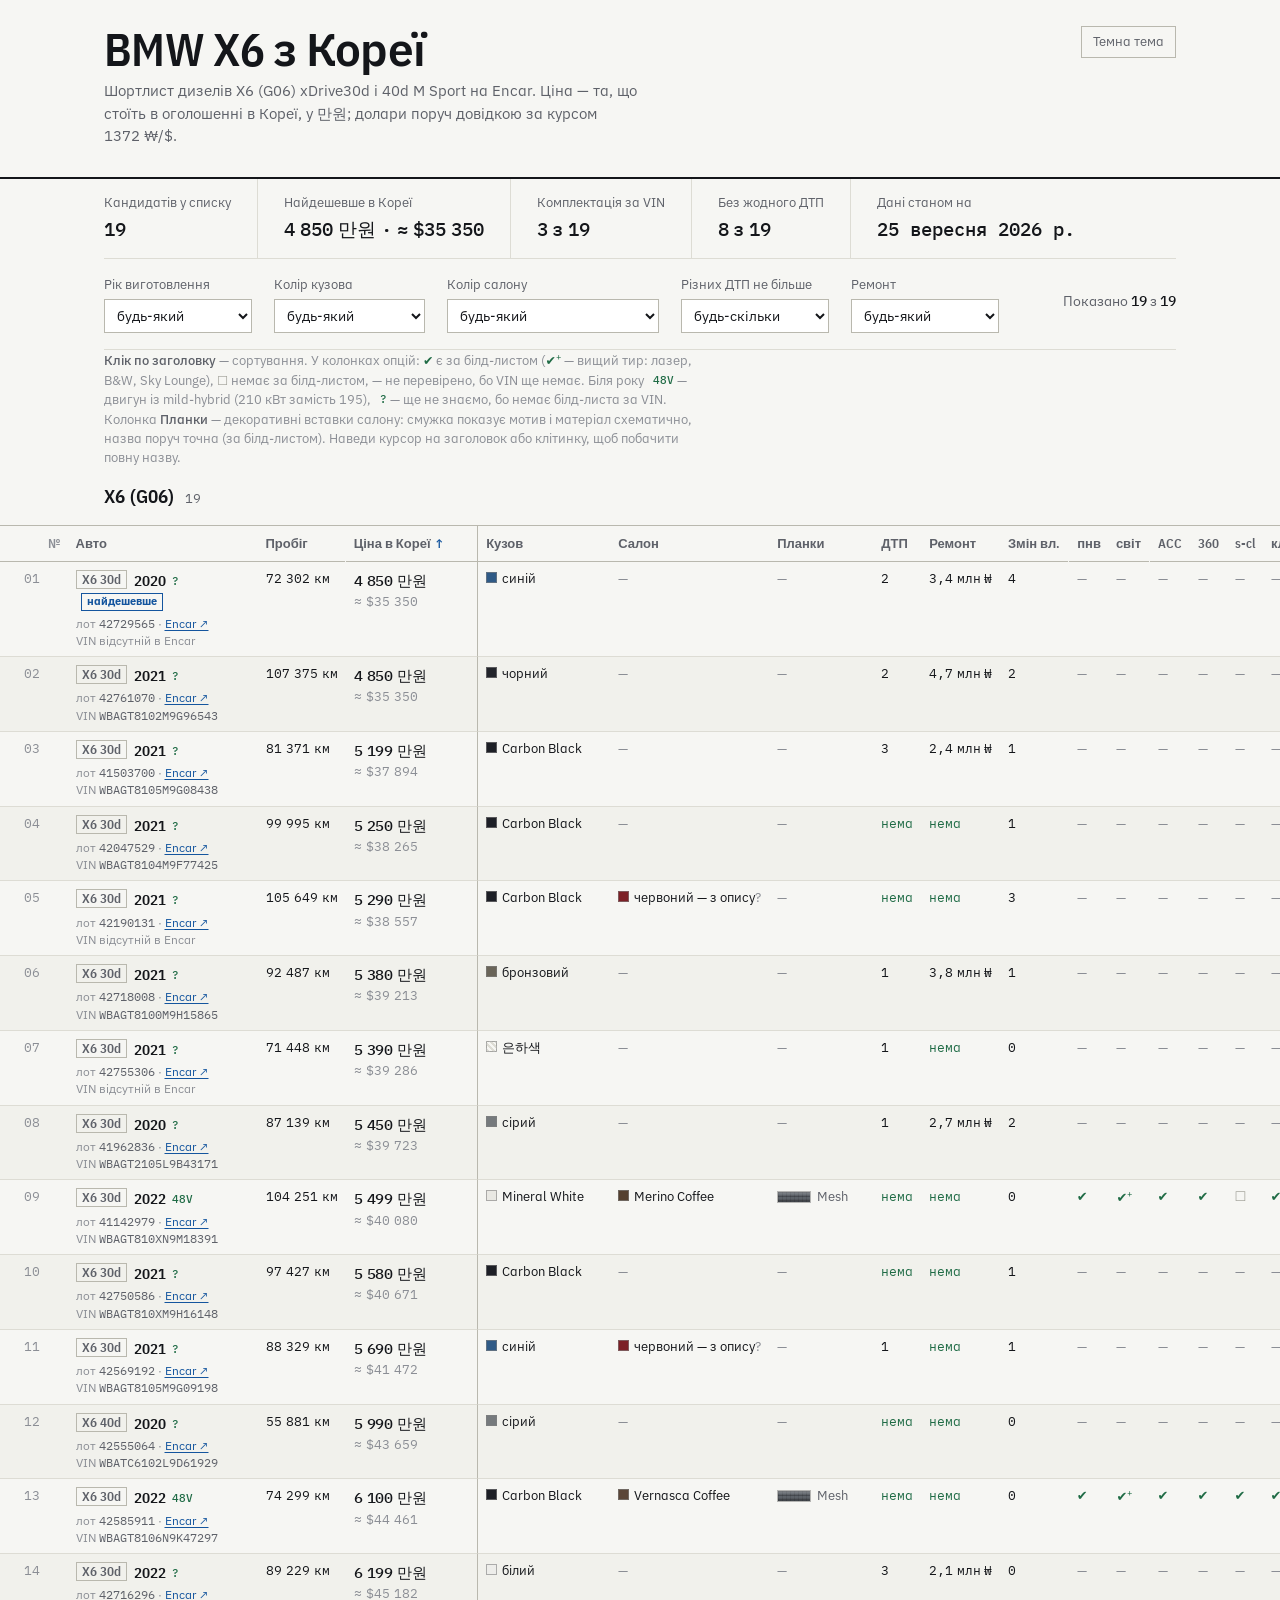
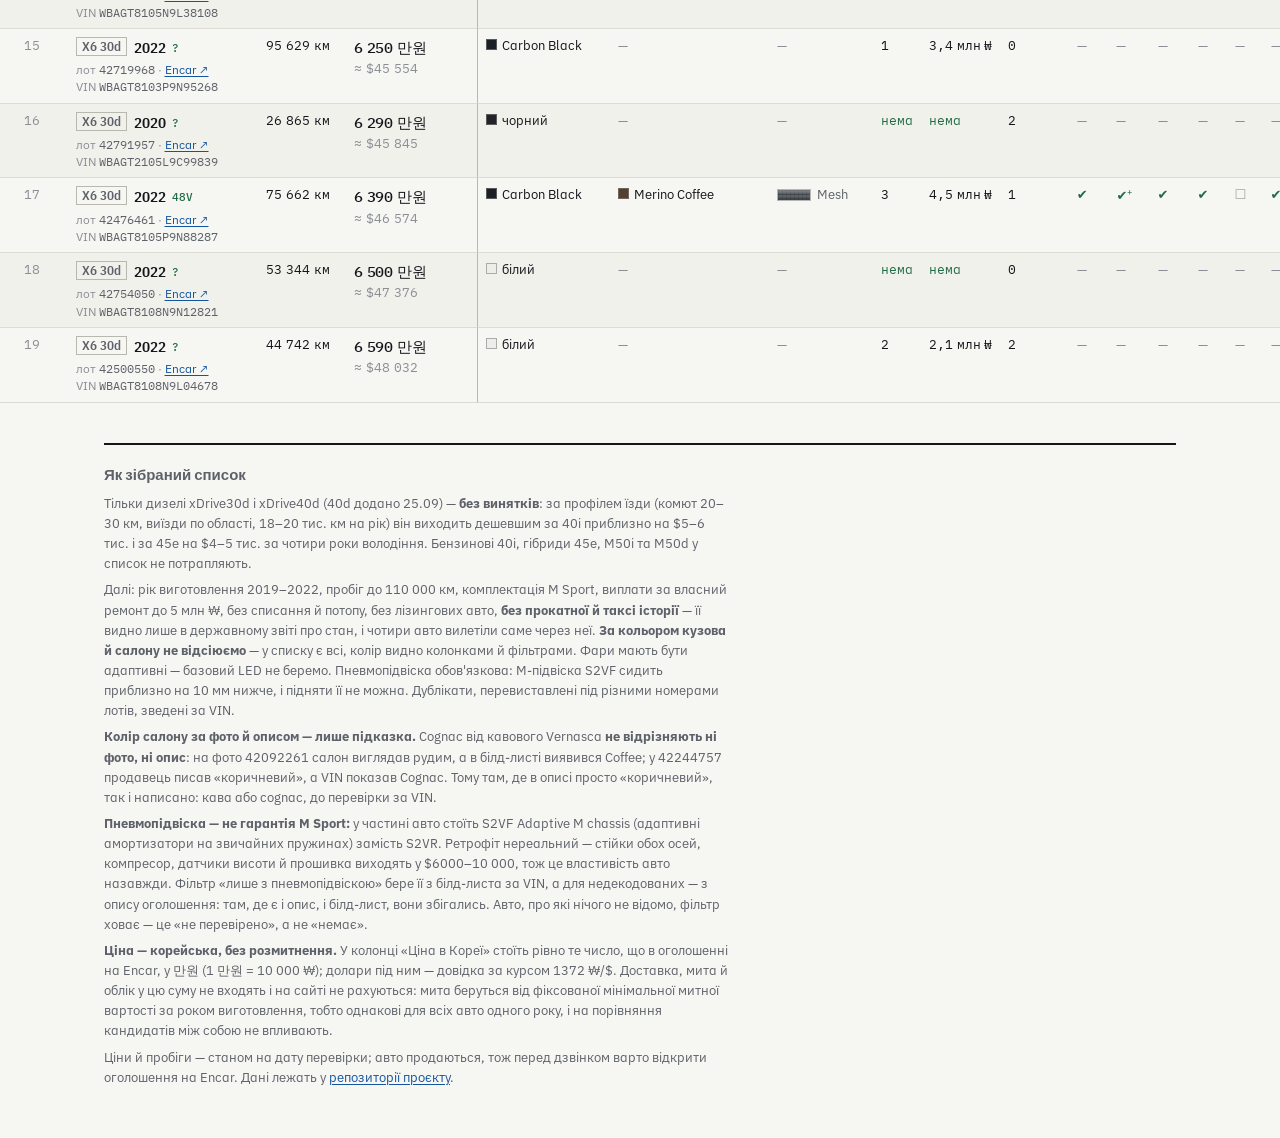
<file: index.html>
<!doctype html>
<html lang="uk" data-theme="light">
<head>
<meta charset="utf-8">
<meta name="viewport" content="width=device-width, initial-scale=1">
<title>BMW X6 з Кореї — шортлист</title>
<meta name="description" content="Шортлист вживаних BMW X6 (G06) xDrive30d і 40d на Encar: ціна в Кореї, історія ДТП, повна комплектація за VIN.">
<meta property="og:title" content="BMW X6 з Кореї — шортлист">
<meta property="og:description" content="Дизелі xDrive30d і 40d 2019–2022 з Encar: ціна в Кореї, історія ДТП і комплектація за VIN.">
<meta property="og:type" content="website">
<script>
  // до першого малювання, щоб не блимало
  try {
    var t = localStorage.getItem('bmwk-theme');
    if (!t) t = matchMedia('(prefers-color-scheme: dark)').matches ? 'dark' : 'light';
    document.documentElement.dataset.theme = t;
  } catch (e) {}
</script>
<link rel="preconnect" href="https://fonts.googleapis.com">
<link rel="preconnect" href="https://fonts.gstatic.com" crossorigin>
<link href="https://fonts.googleapis.com/css2?family=IBM+Plex+Mono:wght@400;500&family=IBM+Plex+Sans+Condensed:wght@600&family=IBM+Plex+Sans:wght@400;500&display=swap" rel="stylesheet">
<link rel="icon" href="assets/favicon.svg" type="image/svg+xml">
<link rel="stylesheet" href="assets/css/site.css">
</head>
<body>
<a class="skip" href="#list">До списку</a>

<header class="masthead">
  <div class="wrap">
    <div class="masthead-top">
      <div>
        <h1 class="wordmark">BMW&nbsp;X6 з&nbsp;Кореї</h1>
        <p class="wordmark-sub">Шортлист дизелів X6&nbsp;(G06) xDrive30d і 40d M&nbsp;Sport на Encar. Ціна — та, що стоїть в оголошенні в Кореї, у&nbsp;만원; долари поруч довідкою за курсом 1372&nbsp;₩/$.</p>
      </div>
      <button class="theme-toggle" type="button">Темна тема</button>
    </div>
  </div>
</header>

<div class="wrap">
  <dl class="figures" id="figures"></dl>

  <form class="controls" id="controls" aria-label="Фільтри та сортування">
    <label class="field">
      <span>Рік виготовлення</span>
      <select name="year">
        <option value="">будь-який</option>
        <option value="2019">2019</option>
        <option value="2020">2020</option>
        <option value="2021">2021</option>
        <option value="2022">2022</option>
      </select>
    </label>
    <label class="field">
      <span>Колір кузова</span>
      <select name="color" id="f-color">
        <option value="">будь-який</option>
      </select>
    </label>
    <label class="field">
      <span>Колір салону</span>
      <select name="trim" id="f-trim">
        <option value="">будь-який</option>
      </select>
    </label>
    <label class="field">
      <span>Різних ДТП не більше</span>
      <select name="incidents" title="Рахуємо унікальні дати, а не страхові записи Encar. Якщо обрано ліміт, авто без детальних записів теж ховаються">
        <option value="">будь-скільки</option>
        <option value="0">жодного</option>
        <option value="1">1</option>
        <option value="2">2</option>
      </select>
    </label>
    <label class="field">
      <span>Ремонт</span>
      <select name="repair" title="За виплатами страховика на власний ремонт (myAccidentCost)">
        <option value="">будь-який</option>
        <option value="no">без ремонту</option>
        <option value="yes">був ремонт</option>
      </select>
    </label>
    <p class="tally" id="tally" aria-live="polite"></p>
  </form>

  <main id="list">
    <p class="state" id="state">Завантажую список…</p>
    <p class="grid-legend">
      <b>Клік по заголовку</b> — сортування. У колонках опцій:
      <span class="cell-yes">✔</span> є за білд-листом (<span class="cell-yes">✔<sup>+</sup></span> — вищий тир: лазер, B&amp;W, Sky Lounge),
      <span class="cell-no">☐</span> немає за білд-листом,
      <span class="cell-unknown">—</span> не перевірено, бо VIN ще немає.
      Біля року <span class="tag-mhev">48V</span> — двигун із mild-hybrid (210 кВт замість 195),
      <span class="tag-mhev">?</span> — ще не знаємо, бо немає білд-листа за VIN.
      Колонка <b>Планки</b> — декоративні вставки салону: смужка показує мотив і матеріал
      схематично, назва поруч точна (за білд-листом).
      Наведи курсор на заголовок або клітинку, щоб побачити повну назву.
    </p>
    <section class="grid-section" id="sec-X6" hidden>
      <h2 class="grid-title">X6 (G06) <span class="grid-count" id="count-X6"></span></h2>
      <div class="grid-wrap"><table class="grid" id="grid-X6"></table></div>
    </section>
  </main>

  <footer class="foot">
    <h2>Як зібраний список</h2>
    <p>Тільки дизелі xDrive30d і xDrive40d (40d додано 25.09) — <b>без винятків</b>: за профілем їзди (комют 20–30 км, виїзди по області, 18–20 тис. км на рік) він виходить дешевшим за 40i приблизно на $5–6 тис. і за 45e на $4–5 тис. за чотири роки володіння. Бензинові 40i, гібриди 45e, M50i та M50d у список не потрапляють.</p>
    <p>Далі: рік виготовлення 2019–2022, пробіг до 110 000 км, комплектація M&nbsp;Sport, виплати за власний ремонт до 5 млн ₩, без списання й потопу, без лізингових авто, <b>без прокатної й таксі історії</b> — її видно лише в державному звіті про стан, і чотири авто вилетіли саме через неї. <b>За кольором кузова й салону не відсіюємо</b> — у списку є всі, колір видно колонками й фільтрами. Фари мають бути адаптивні — базовий LED не беремо. Пневмопідвіска обов'язкова: M-підвіска&nbsp;S2VF сидить приблизно на 10&nbsp;мм нижче, і підняти її не можна. Дублікати, перевиставлені під різними номерами лотів, зведені за VIN.</p>
    <p><b>Колір салону за фото й описом — лише підказка.</b> Cognac від кавового Vernasca <b>не відрізняють ні фото, ні опис</b>: на фото 42092261 салон виглядав рудим, а в білд-листі виявився Coffee; у 42244757 продавець писав «коричневий», а VIN показав Cognac. Тому там, де в описі просто «коричневий», так і написано: кава або cognac, до перевірки за VIN.</p>
    <p><b>Пневмопідвіска — не гарантія M&nbsp;Sport:</b> у частині авто стоїть <span class="num">S2VF</span> Adaptive&nbsp;M chassis (адаптивні амортизатори на звичайних пружинах) замість <span class="num">S2VR</span>. Ретрофіт нереальний — стійки обох осей, компресор, датчики висоти й прошивка виходять у $6000–10&nbsp;000, тож це властивість авто назавжди. Фільтр «лише з пневмопідвіскою» бере її з білд-листа за VIN, а для недекодованих — з опису оголошення: там, де є і опис, і білд-лист, вони збігались. Авто, про які нічого не відомо, фільтр ховає — це «не перевірено», а не «немає».</p>
  <p><b>Ціна — корейська, без розмитнення.</b> У колонці «Ціна в Кореї» стоїть рівно те число, що в оголошенні на Encar, у 만원 (1&nbsp;만원 = 10&nbsp;000&nbsp;₩); долари під ним — довідка за курсом 1372&nbsp;₩/$. Доставка, мита й облік у цю суму не входять і на сайті не рахуються: мита беруться від фіксованої мінімальної митної вартості за роком виготовлення, тобто однакові для всіх авто одного року, і на порівняння кандидатів між собою не впливають.</p>
    <p>Ціни й пробіги — станом на дату перевірки; авто продаються, тож перед дзвінком варто відкрити оголошення на Encar. Дані лежать у <a href="https://github.com/volodymyr-babak/bmw-from-korea">репозиторії проєкту</a>.</p>
  </footer>
</div>

<script type="module" src="assets/js/index.js"></script>
</body>
</html>
</file>
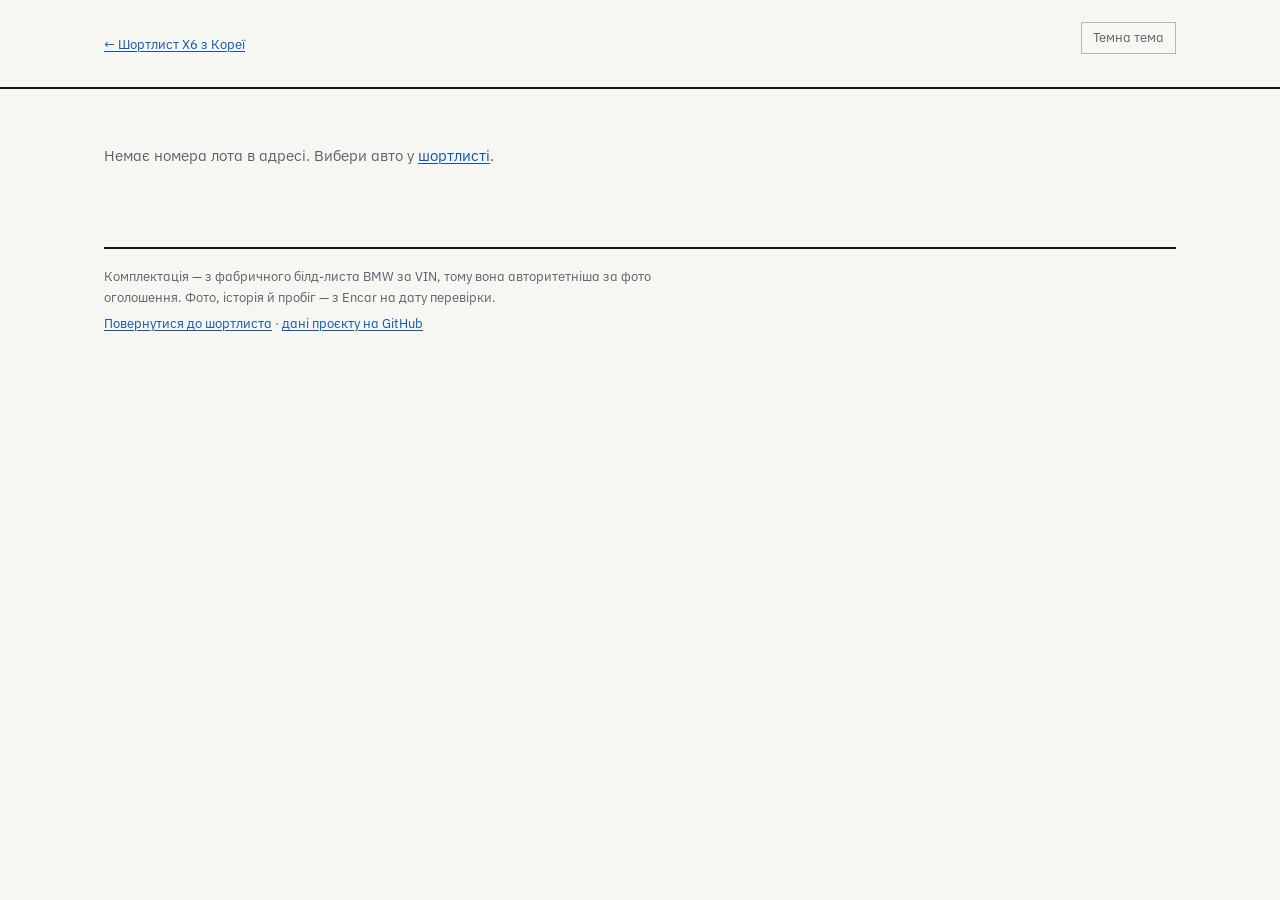
<file: car.html>
<!doctype html>
<html lang="uk" data-theme="light">
<head>
<meta charset="utf-8">
<meta name="viewport" content="width=device-width, initial-scale=1">
<title>Авто зі шортлиста — BMW X6 з Кореї</title>
<meta name="description" content="Повна комплектація за VIN, історія та ціна в Кореї для BMW X6 G06 xDrive30d / 40d з Encar.">
<script>
  try {
    var t = localStorage.getItem('bmwk-theme');
    if (!t) t = matchMedia('(prefers-color-scheme: dark)').matches ? 'dark' : 'light';
    document.documentElement.dataset.theme = t;
  } catch (e) {}
</script>
<link rel="preconnect" href="https://fonts.googleapis.com">
<link rel="preconnect" href="https://fonts.gstatic.com" crossorigin>
<link href="https://fonts.googleapis.com/css2?family=IBM+Plex+Mono:wght@400;500&family=IBM+Plex+Sans+Condensed:wght@600&family=IBM+Plex+Sans:wght@400;500&display=swap" rel="stylesheet">
<link rel="icon" href="assets/favicon.svg" type="image/svg+xml">
<link rel="stylesheet" href="assets/css/site.css">
</head>
<body>
<a class="skip" href="#detail">До опису авто</a>

<header class="detail-head">
  <div class="wrap">
    <div class="masthead-top">
      <p class="crumb"><a href="index.html">← Шортлист X6 з Кореї</a></p>
      <button class="theme-toggle" type="button">Темна тема</button>
    </div>
    <div id="head"></div>
  </div>
</header>

<div class="wrap">
  <main id="detail">
    <p class="state" id="state">Завантажую авто…</p>
    <div id="body" hidden></div>
  </main>

  <footer class="foot">
    <p>Комплектація — з фабричного білд-листа BMW за VIN, тому вона авторитетніша за фото оголошення. Фото, історія й пробіг — з Encar на дату перевірки.</p>
    <p><a href="index.html">Повернутися до шортлиста</a> · <a href="https://github.com/volodymyr-babak/bmw-from-korea">дані проєкту на GitHub</a></p>
  </footer>
</div>

<script type="module" src="assets/js/car.js"></script>
</body>
</html>
</file>
<file: assets/css/site.css>
/* BMW from Korea — shortlist site */

:root {
  --paper: #f6f6f3;
  --sheet: #ffffff;
  --ink: #14161a;
  --ink-2: #5e6169;
  --ink-3: #8b8e95;
  --rule: #dddcd4;
  --rule-strong: #b9b8ae;
  --accent: #14559e;
  --accent-soft: #e3ecf6;
  --yes: #1f6b45;
  --no: #a2a29a;
  --warn: #9a5b12;
  --zebra: #f1f1ec;
  --shade: #e6e5dd;
  --focus: #14559e;
  color-scheme: light;
}

html[data-theme="dark"] {
  --paper: #101215;
  --sheet: #16181c;
  --ink: #e9e9e4;
  --ink-2: #9a9da5;
  --ink-3: #787b83;
  --rule: #2a2d33;
  --rule-strong: #3d4149;
  --accent: #6faeea;
  --accent-soft: #1a2634;
  --yes: #52b37d;
  --no: #6c6f76;
  --warn: #d0a05c;
  --zebra: #1a1d22;
  --shade: #24272d;
  --focus: #6faeea;
  color-scheme: dark;
}

@media (prefers-color-scheme: dark) {
  html:not([data-theme]) {
    --paper: #101215;
    --sheet: #16181c;
    --ink: #e9e9e4;
    --ink-2: #9a9da5;
    --ink-3: #787b83;
    --rule: #2a2d33;
    --rule-strong: #3d4149;
    --accent: #6faeea;
    --accent-soft: #1a2634;
    --yes: #52b37d;
    --no: #6c6f76;
    --warn: #d0a05c;
    --zebra: #1a1d22;
    --shade: #24272d;
    --focus: #6faeea;
    color-scheme: dark;
  }
}

*, *::before, *::after { box-sizing: border-box; }

html { -webkit-text-size-adjust: 100%; }

body {
  margin: 0;
  background: var(--paper);
  color: var(--ink);
  font-family: "IBM Plex Sans", system-ui, -apple-system, sans-serif;
  font-size: 15px;
  line-height: 1.55;
  font-feature-settings: "ss01";
}

a { color: var(--accent); text-decoration-thickness: 1px; text-underline-offset: 2px; }
a:hover { text-decoration-thickness: 2px; }

:focus-visible {
  outline: 2px solid var(--focus);
  outline-offset: 2px;
}

/* Моноширинні цифри: розряди відділені нерозривним пробілом, а в monospace
   він завширшки з символ — тому підтягуємо, щоб «52 327» не читалось як два числа. */
.num, .amount, .amount-usd {
  font-family: "IBM Plex Mono", ui-monospace, monospace;
  font-variant-numeric: tabular-nums;
  word-spacing: -0.32em;
}

.wrap {
  max-width: 1120px;
  margin: 0 auto;
  padding: 0 24px;
}

.skip {
  position: absolute;
  left: -9999px;
}
.skip:focus {
  left: 24px;
  top: 12px;
  z-index: 20;
  background: var(--sheet);
  padding: 8px 12px;
  border: 1px solid var(--ink);
}

/* ---------- masthead ---------- */

.masthead {
  border-bottom: 2px solid var(--ink);
  padding: 26px 0 14px;
}

.masthead-top {
  display: grid;
  grid-template-columns: minmax(0, 1fr) auto;
  align-items: start;
  gap: 12px 20px;
}

.wordmark {
  font-family: "IBM Plex Sans Condensed", "IBM Plex Sans", sans-serif;
  font-weight: 600;
  font-size: clamp(30px, 6vw, 46px);
  line-height: 1;
  letter-spacing: -0.015em;
  margin: 0;
}
.wordmark a { color: inherit; text-decoration: none; }
.wordmark a:hover { text-decoration: underline; }

.wordmark-sub {
  display: block;
  font-family: "IBM Plex Sans", sans-serif;
  font-weight: 400;
  font-size: 15px;
  letter-spacing: 0;
  color: var(--ink-2);
  margin-top: 8px;
  max-width: 62ch;
  line-height: 1.5;
}

.theme-toggle {
  font: inherit;
  font-size: 13px;
  background: transparent;
  color: var(--ink-2);
  border: 1px solid var(--rule-strong);
  padding: 5px 11px;
  cursor: pointer;
}
.theme-toggle:hover { color: var(--ink); border-color: var(--ink); }

/* ---------- figures strip ---------- */

.figures {
  display: flex;
  flex-wrap: wrap;
  gap: 0;
  border-bottom: 1px solid var(--rule);
  margin: 0;
  padding: 0;
}

.figures > div {
  padding: 14px 26px 14px 0;
  margin-right: 26px;
  border-right: 1px solid var(--rule);
}
.figures > div:last-child { border-right: 0; margin-right: 0; padding-right: 0; }

.figures dt {
  font-size: 13px;
  color: var(--ink-2);
}
.figures dd {
  margin: 2px 0 0;
  font-family: "IBM Plex Mono", monospace;
  font-variant-numeric: tabular-nums;
  font-size: 19px;
  font-weight: 500;
}

/* ---------- controls ---------- */

.controls {
  display: flex;
  flex-wrap: wrap;
  align-items: flex-end;
  gap: 18px 22px;
  padding: 16px 0;
  border-bottom: 1px solid var(--rule);
}

.field {
  display: flex;
  flex-direction: column;
  gap: 4px;
}
.field > span {
  font-size: 13px;
  color: var(--ink-2);
}
.field select {
  font: inherit;
  font-size: 14px;
  background: var(--sheet);
  color: var(--ink);
  border: 1px solid var(--rule-strong);
  padding: 6px 8px;
  min-width: 148px;
}


.tally {
  margin-left: auto;
  padding-bottom: 7px;
  font-size: 14px;
  color: var(--ink-2);
}
.tally b {
  font-family: "IBM Plex Mono", monospace;
  font-weight: 500;
  color: var(--ink);
}

/* ---------- таблиця кандидатів ---------- */

/* Дві таблиці — X5, потім X6. Заголовок лишається в колонці тексту, поки
   сама таблиця їде вбік: інакше при горизонтальному скролі назва моделі
   виїжджала б за екран разом із рядками. */
.grid-title {
  font-family: "IBM Plex Sans Condensed", "IBM Plex Sans", sans-serif;
  font-weight: 600;
  font-size: 19px;
  letter-spacing: 0.01em;
  margin: 26px 0 0;
  display: flex;
  align-items: baseline;
  gap: 10px;
}
.grid-count {
  font-family: "IBM Plex Mono", ui-monospace, monospace;
  font-size: 13px;
  font-weight: 400;
  color: var(--ink-2);
}
.grid-section:first-of-type .grid-title { margin-top: 14px; }

.grid-wrap {
  /* горизонтальний скрол лишається в таблиці, сторінка ніколи не їде боком */
  overflow-x: auto;
  overflow-y: visible;
  border-top: 1px solid var(--rule-strong);
  /* таблиця широка — випускаємо її на всю ширину вікна, а не в колонку тексту */
  width: 100vw;
  max-width: 100vw;
  margin: 14px 0 6px calc(50% - 50vw);
  scrollbar-gutter: stable;
}

.grid {
  border-collapse: separate;         /* окремі бордюри, інакше липка шапка їх губить */
  border-spacing: 0;
  font-size: 13px;
  width: max-content;
  min-width: 100%;
}

.grid th,
.grid td {
  padding: 7px 8px;
  border-bottom: 1px solid var(--rule);
  vertical-align: top;
  text-align: left;
  background: var(--paper);          /* непрозоре тло — під липкими клітинками */
}

/* Шапка липне до верху вікна, щоб у довгій таблиці було видно, де що */
.grid thead th {
  position: sticky;
  top: 0;
  z-index: 3;
  padding: 0;
  border-bottom: 1px solid var(--rule-strong);
  font-family: "IBM Plex Sans Condensed", sans-serif;
  font-weight: 600;
  color: var(--ink-2);
  white-space: nowrap;
}
.grid thead th button {
  all: unset;
  display: block;
  width: 100%;
  box-sizing: border-box;
  padding: 8px 8px 7px;
  cursor: pointer;
  color: inherit;
  font: inherit;
}
.grid thead th button:hover { color: var(--accent); }
.grid thead th:focus-within { outline: 2px solid var(--focus); outline-offset: -2px; }
.grid thead th[aria-sort="ascending"] button::after { content: " ↑"; color: var(--accent); }
.grid thead th[aria-sort="descending"] button::after { content: " ↓"; color: var(--accent); }

/* Перші дві колонки липнуть до лівого краю: у широкій таблиці треба завжди
   бачити, про яке саме авто рядок */
col.c-rank  { width: 58px; }
col.c-car   { width: 190px; }
col.c-price { width: 132px; }

.grid .c-rank {
  position: sticky;
  left: 0;
  z-index: 2;
  padding-left: 24px;                /* зовнішній відступ живе в клітинці */
  color: var(--ink-3);
}
.grid .c-car   { position: sticky; left: 58px;  z-index: 2; }
.grid .c-price { position: sticky; left: 248px; z-index: 2;
  border-right: 1px solid var(--rule-strong); }
.grid .c-note  { padding-right: 24px; }
.grid thead th.c-rank,
.grid thead th.c-car,
.grid thead th.c-price { z-index: 4; }
.grid thead th.c-rank button { padding-left: 24px; }
/* Заголовки — слова, а не числа: підтягнутий word-spacing з .num зліпив би
   «Ціна в Кореї» в одне слово. */
.grid thead th { word-spacing: normal; }

/* На вузькому екрані трьох липких колонок задорого — лишаємо № і авто */
@media (max-width: 780px) {
  .grid .c-price { position: static; border-right: 0; }
}

.grid tbody tr:nth-child(even) th,
.grid tbody tr:nth-child(even) td { background: var(--zebra); }
.grid tbody tr:hover th,
.grid tbody tr:hover td { background: var(--sheet); box-shadow: inset 0 0 0 9999px rgba(20, 85, 158, 0.05); }
col.hl { background: var(--accent-soft); }

.car-link {
  font-family: "IBM Plex Sans Condensed", sans-serif;
  font-weight: 600;
  font-size: 15px;
  color: var(--ink);
  text-decoration: none;
}
.car-link:hover { text-decoration: underline; text-decoration-color: var(--accent); }
.model-tag { margin-right: 6px; }

/* 48V — не галочка в ряду опцій, а ознака іншого двигуна, тому стоїть біля року */
.tag-mhev {
  margin-left: 6px;
  font-family: "IBM Plex Mono", monospace;
  font-size: 11px;
  font-weight: 500;
  color: var(--yes);
  vertical-align: 1px;
}

.c-car-meta {
  display: block;
  margin-top: 2px;
  font-weight: 400;
  font-size: 11.5px;
  line-height: 1.5;
  color: var(--ink-3);
}
.c-car-meta .num { color: var(--ink-2); }

.c-num { text-align: right; white-space: nowrap; }
.c-price { white-space: nowrap; }
.c-price .amount {
  display: block;
  font-size: 15px;
  font-weight: 500;
  letter-spacing: -0.01em;
}
/* Долари — довідка до корейської ціни, тому дрібним і другим рядком */
.c-price .amount-usd {
  display: block;
  font-size: 12.5px;
  font-weight: 400;
  color: var(--ink-3);
}
.c-color { min-width: 132px; }
.c-finish { min-width: 104px; }
.c-feat { text-align: center; width: 34px; }
.c-note { min-width: 240px; max-width: 320px; color: var(--ink-2); font-size: 12.5px; line-height: 1.45; }

.cell-yes { color: var(--yes); }
.cell-yes sup { font-size: 9px; }
.cell-no { color: var(--no); }
.cell-unknown { color: var(--ink-3); }
.grid .empty { padding: 20px 0; color: var(--ink-2); }

.grid-legend {
  font-size: 12.5px;
  color: var(--ink-3);
  margin: 0 0 8px;
  max-width: 76ch;
}
.grid-legend b { font-weight: 500; color: var(--ink-2); }

.badge {
  display: inline-block;
  font-size: 11px;
  line-height: 1.4;
  padding: 0 5px;
  border: 1px solid var(--accent);
  color: var(--accent);
  margin-left: 5px;
  vertical-align: 1px;
  white-space: nowrap;
}

/* Квадратик кольору біля назви — фарба кузова й оббивка. Відтінки знято
   з рендерів bimmer.work; невідомий колір штрихуємо, а не вигадуємо. */
.swatch {
  display: inline-block;
  width: 11px;
  height: 11px;
  margin-right: 5px;
  vertical-align: baseline;
  background: var(--swatch, transparent);
  /* напівпрозора рамка читається і на папері, і на темному тлі — інакше
     Carbon Black зникає в темній темі, а Mineral White у світлій */
  border: 1px solid rgba(128, 128, 128, 0.6);
}
.swatch-unknown {
  background: repeating-linear-gradient(45deg, var(--rule) 0 2px, transparent 2px 4px);
}

/* Планка салону: схема мотиву й матеріалу, а не фото деталі. Рамка
   напівпрозора з тієї ж причини, що й у квадратика кольору — Piano Black
   інакше зникає в темній темі. */
.tstrip {
  display: block;
  border: 1px solid rgba(128, 128, 128, 0.55);
}
.tstrip-unknown {
  background: repeating-linear-gradient(45deg, var(--rule) 0 3px, transparent 3px 6px);
}
.finish-cell {
  display: flex;
  align-items: center;
  gap: 6px;
}
.finish-cell .tstrip-cell { width: 34px; flex: none; }
.finish-cell > span { font-size: 12.5px; color: var(--ink-2); }

.finish-figure {
  margin: 14px 0 0;
}
.finish-figure figcaption {
  margin-top: 6px;
  font-size: 12.5px;
  line-height: 1.5;
  color: var(--ink-2);
}
.finish-figure figcaption b { font-weight: 500; color: var(--ink); }

.feats {
  display: flex;
  flex-wrap: wrap;
  gap: 3px 12px;
  font-size: 12.5px;
  margin: 0;
  padding: 0;
  list-style: none;
}
.feats li { white-space: nowrap; }
.feat-yes { color: var(--yes); }
.feat-no { color: var(--no); text-decoration: line-through; text-decoration-thickness: 1px; }
.feat-unknown { font-size: 12.5px; color: var(--ink-3); font-style: italic; }

/* ---------- detail page ---------- */

.detail-head {
  border-bottom: 2px solid var(--ink);
  padding: 22px 0 18px;
}

.crumb {
  font-size: 13px;
  color: var(--ink-2);
  margin-bottom: 14px;
}

.detail-title {
  font-family: "IBM Plex Sans Condensed", sans-serif;
  font-weight: 600;
  font-size: clamp(26px, 5vw, 38px);
  line-height: 1.08;
  margin: 0;
  letter-spacing: -0.015em;
}

.detail-price {
  display: flex;
  align-items: baseline;
  gap: 14px;
  flex-wrap: wrap;
  margin-top: 12px;
}
.detail-price .amount {
  font-family: "IBM Plex Mono", monospace;
  font-variant-numeric: tabular-nums;
  font-size: clamp(28px, 5vw, 36px);
  font-weight: 500;
  letter-spacing: -0.02em;
}
.detail-price .amount-note { font-size: 14px; color: var(--ink-2); }

.detail-actions {
  margin-top: 16px;
  display: flex;
  gap: 12px;
  flex-wrap: wrap;
}
.btn {
  font-size: 14px;
  padding: 8px 14px;
  border: 1px solid var(--accent);
  color: var(--accent);
  text-decoration: none;
}
.btn:hover { background: var(--accent-soft); text-decoration: none; }
.btn-quiet { border-color: var(--rule-strong); color: var(--ink-2); }
.btn-quiet:hover { border-color: var(--ink); color: var(--ink); background: transparent; }

.panels {
  display: grid;
  grid-template-columns: repeat(auto-fit, minmax(330px, 1fr));
  gap: 0 48px;
  align-items: start;
}

.panel-col { min-width: 0; }
.panel-col .panels > .panel:first-child { border-top: 0; }

.panel {
  padding: 26px 0 4px;
  border-top: 1px solid var(--rule);
  min-width: 0;
}
.panels > .panel:first-child { border-top: 0; }

.panel h2 {
  font-family: "IBM Plex Sans Condensed", sans-serif;
  font-weight: 600;
  font-size: 15px;
  margin: 0 0 12px;
  color: var(--ink-2);
}

.panel-wide {
  grid-column: 1 / -1;
  border-top: 1px solid var(--rule);
}

/* Рендери заводської конфігурації за VIN — кузов і салон поруч */
.renders {
  display: grid;
  grid-template-columns: repeat(auto-fit, minmax(260px, 1fr));
  gap: 16px;
  margin: 4px 0 10px;
}
.renders figure {
  margin: 0;
  border: 1px solid var(--rule);
  background: #fff;
}
.renders img {
  display: block;
  width: 100%;
  height: auto;
}
.renders figcaption {
  padding: 6px 8px;
  font-size: 12.5px;
  color: var(--ink-2);
  border-top: 1px solid var(--rule);
  background: var(--sheet);
}
.renders figcaption b { font-weight: 500; color: var(--ink); }

.rows {
  margin: 0;
  display: grid;
  grid-template-columns: minmax(120px, auto) 1fr;
  gap: 7px 18px;
  font-size: 14px;
}
.rows dt { color: var(--ink-2); }
.rows dd { margin: 0; }

.note {
  font-size: 13.5px;
  color: var(--ink-2);
  margin: 12px 0 0;
  max-width: 68ch;
}

.feature-grid {
  list-style: none;
  margin: 0;
  padding: 0;
  display: grid;
  grid-template-columns: repeat(auto-fit, minmax(180px, 1fr));
  gap: 8px 20px;
  font-size: 14px;
}

.badge-warn {
  border-color: var(--warn);
  color: var(--warn);
}

.note-quote {
  border-left: 2px solid var(--rule);
  padding-left: 10px;
  font-style: italic;
}

/* ---------- що пише продавець ---------- */

.facts {
  list-style: none;
  margin: 0;
  padding: 0;
  display: grid;
  grid-template-columns: repeat(auto-fit, minmax(320px, 1fr));
  gap: 10px 28px;
}
.fact {
  display: grid;
  grid-template-columns: 18px minmax(0, 1fr);
  gap: 8px;
  font-size: 14px;
  line-height: 1.45;
  max-width: 60ch;
}
.fact-mark {
  font-family: "IBM Plex Mono", ui-monospace, monospace;
  font-weight: 600;
  text-align: center;
}
.fact-plus .fact-mark { color: var(--yes); }
.fact-minus .fact-mark { color: var(--warn); }
.fact-info .fact-mark { color: var(--ink-3); }
.fact-minus { color: var(--ink); }
.fact-info { color: var(--ink-2); }

.opt-group { margin: 0 0 22px; break-inside: avoid; }
.opt-group h3 {
  font-family: "IBM Plex Sans Condensed", sans-serif;
  font-size: 14px;
  font-weight: 600;
  margin: 0 0 8px;
  padding-bottom: 5px;
  border-bottom: 1px solid var(--rule);
}
.opt-list { list-style: none; margin: 0; padding: 0; }
.opt-list li {
  display: grid;
  grid-template-columns: 62px 1fr;
  gap: 10px;
  padding: 3px 0;
  font-size: 13.5px;
}
.opt-list code {
  font-family: "IBM Plex Mono", monospace;
  font-size: 12.5px;
  color: var(--ink-3);
  padding-top: 1px;
}
.opt-list .opt-key { font-weight: 500; }
.opt-list .opt-key code { color: var(--accent); }
.opt-en { color: var(--ink-3); font-size: 12.5px; }

.opt-columns { columns: 2; column-gap: 44px; }

.pending {
  border: 1px solid var(--rule-strong);
  padding: 16px 18px;
  font-size: 14px;
  color: var(--ink-2);
  max-width: 68ch;
}

.foot {
  border-top: 2px solid var(--ink);
  margin-top: 40px;
  padding: 18px 0 44px;
  font-size: 13px;
  color: var(--ink-2);
}
.foot p { margin: 0 0 6px; max-width: 78ch; }

.state {
  padding: 40px 0;
  font-size: 15px;
  color: var(--ink-2);
}

@media (max-width: 900px) {
  .opt-columns { columns: 1; }
  .figures > div { padding-right: 18px; margin-right: 18px; }
}

@media (max-width: 620px) {
  .wrap { padding: 0 16px; }
  .figures {
    display: grid;
    grid-template-columns: 1fr 1fr;
    gap: 0;
  }
  .figures > div {
    padding: 10px 14px 10px 0;
    margin: 0;
    border-right: 1px solid var(--rule);
    border-top: 1px solid var(--rule);
  }
  .figures > div:nth-child(2n) { border-right: 0; }
  .figures > div:nth-child(-n+2) { border-top: 0; }
  .figures > div:last-child:nth-child(odd) { grid-column: 1 / -1; border-right: 0; }
  .figures dd { font-size: 17px; }
  .tally { margin-left: 0; }
  .field select { min-width: 132px; }
}

@media (prefers-reduced-motion: reduce) {
  * { transition: none !important; animation: none !important; }
}

@media print {
  .controls, .theme-toggle, .grid-legend { display: none; }
  body { background: #fff; color: #000; }
  /* таблиця на папері — без липких колонок і без скролу */
  .grid-wrap { width: auto; margin: 0; overflow: visible; }
  .grid .c-rank, .grid .c-car, .grid .c-price, .grid thead th { position: static; }
}

.foot h2 {
  font-family: "IBM Plex Sans Condensed", sans-serif;
  font-size: 15px;
  font-weight: 600;
  margin: 0 0 8px;
  color: var(--ink-2);
}


/* ---------- фото ---------- */

.gallery {
  padding: 22px 0 2px;
  border-bottom: 1px solid var(--rule);
}
.shot {
  margin: 0;
  background: var(--shade);
  max-width: 760px;
}
.shot img {
  display: block;
  width: 100%;
  height: auto;
  aspect-ratio: 16 / 9;
  object-fit: cover;
}
.strip {
  display: flex;
  gap: 6px;
  overflow-x: auto;
  list-style: none;
  margin: 6px 0 0;
  padding: 0 0 6px;
  max-width: 760px;
}
.strip li { flex: 0 0 auto; }
.strip button {
  display: block;
  width: 106px;
  padding: 0;
  border: 0;
  background: none;
  cursor: pointer;
}
.strip img {
  display: block;
  width: 100%;
  height: auto;
  aspect-ratio: 16 / 9;
  object-fit: cover;
  opacity: 0.5;
}
.strip button[aria-current="true"] img,
.strip button:hover img { opacity: 1; }
.strip button[aria-current="true"] {
  outline: 2px solid var(--accent);
  outline-offset: -2px;
}
.shot-caption {
  font-size: 12.5px;
  color: var(--ink-3);
  margin: 8px 0 14px;
  max-width: 760px;
}

/* ---------- оцінка ціни та історія в рядку ---------- */

.est {
  color: var(--ink-3);
  font-weight: 400;
}
.acc { font-size: 13px; color: var(--ink-2); }
.acc-clean { color: var(--yes); }
.dim { color: var(--ink-2); }

/* Розклад ДТП по датах на сторінці авто: одна дата — один рядок, під нею
   всі страхові записи цієї події. Саме це показує, чому «різних ДТП»
   менше, ніж «cases» в Encar. */
.acc-list {
  list-style: none;
  margin: 12px 0 0;
  padding: 0;
  font-size: 13.5px;
  max-width: 68ch;
}
.acc-list li {
  padding: 5px 0;
  border-top: 1px solid var(--rule);
  color: var(--ink-2);
}
.acc-list li:first-child { border-top: 0; }

.model-tag {
  font-family: "IBM Plex Sans Condensed", sans-serif;
  font-weight: 600;
  font-size: 13px;
  color: var(--ink-2);
  border: 1px solid var(--rule-strong);
  padding: 0 5px;
  margin-right: 7px;
  vertical-align: 2px;
}

@media (max-width: 900px) {
  .car { grid-template-columns: 30px 108px minmax(0, 1fr); }
  .car > * { grid-column: 3; }
  .car-rank { grid-column: 1; grid-row: 1 / span 6; }
  .car-thumb { grid-column: 2; grid-row: 1 / span 6; }
  .car-spec { grid-column: 3; }
}

@media (max-width: 560px) {
  .car { grid-template-columns: 24px minmax(0, 1fr); gap: 5px 10px; }
  .car > * { grid-column: 2; }
  .car-rank { grid-column: 1; grid-row: 1 / span 7; }
  .car-thumb { grid-column: 2; grid-row: auto; max-width: 260px; }
  .car-spec { grid-column: 2; }
  .strip button { width: 84px; }
}
</file>
